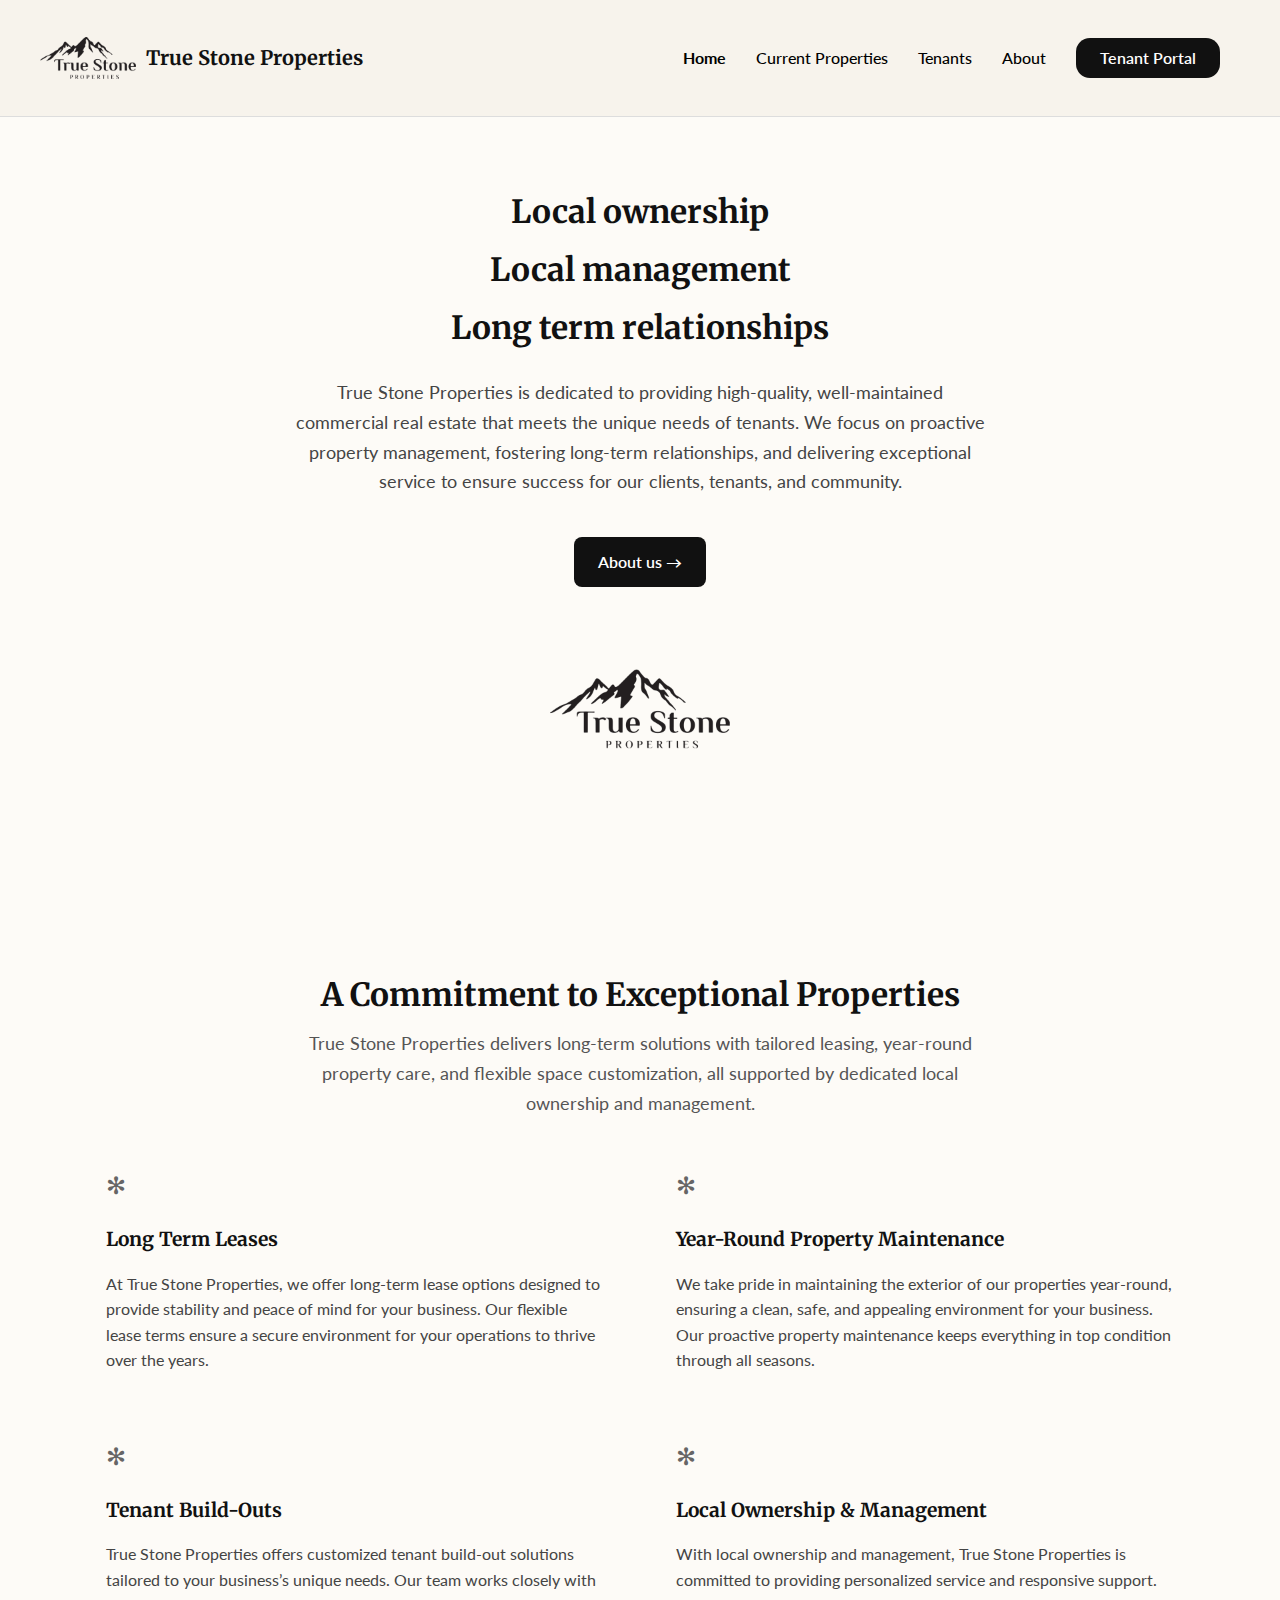
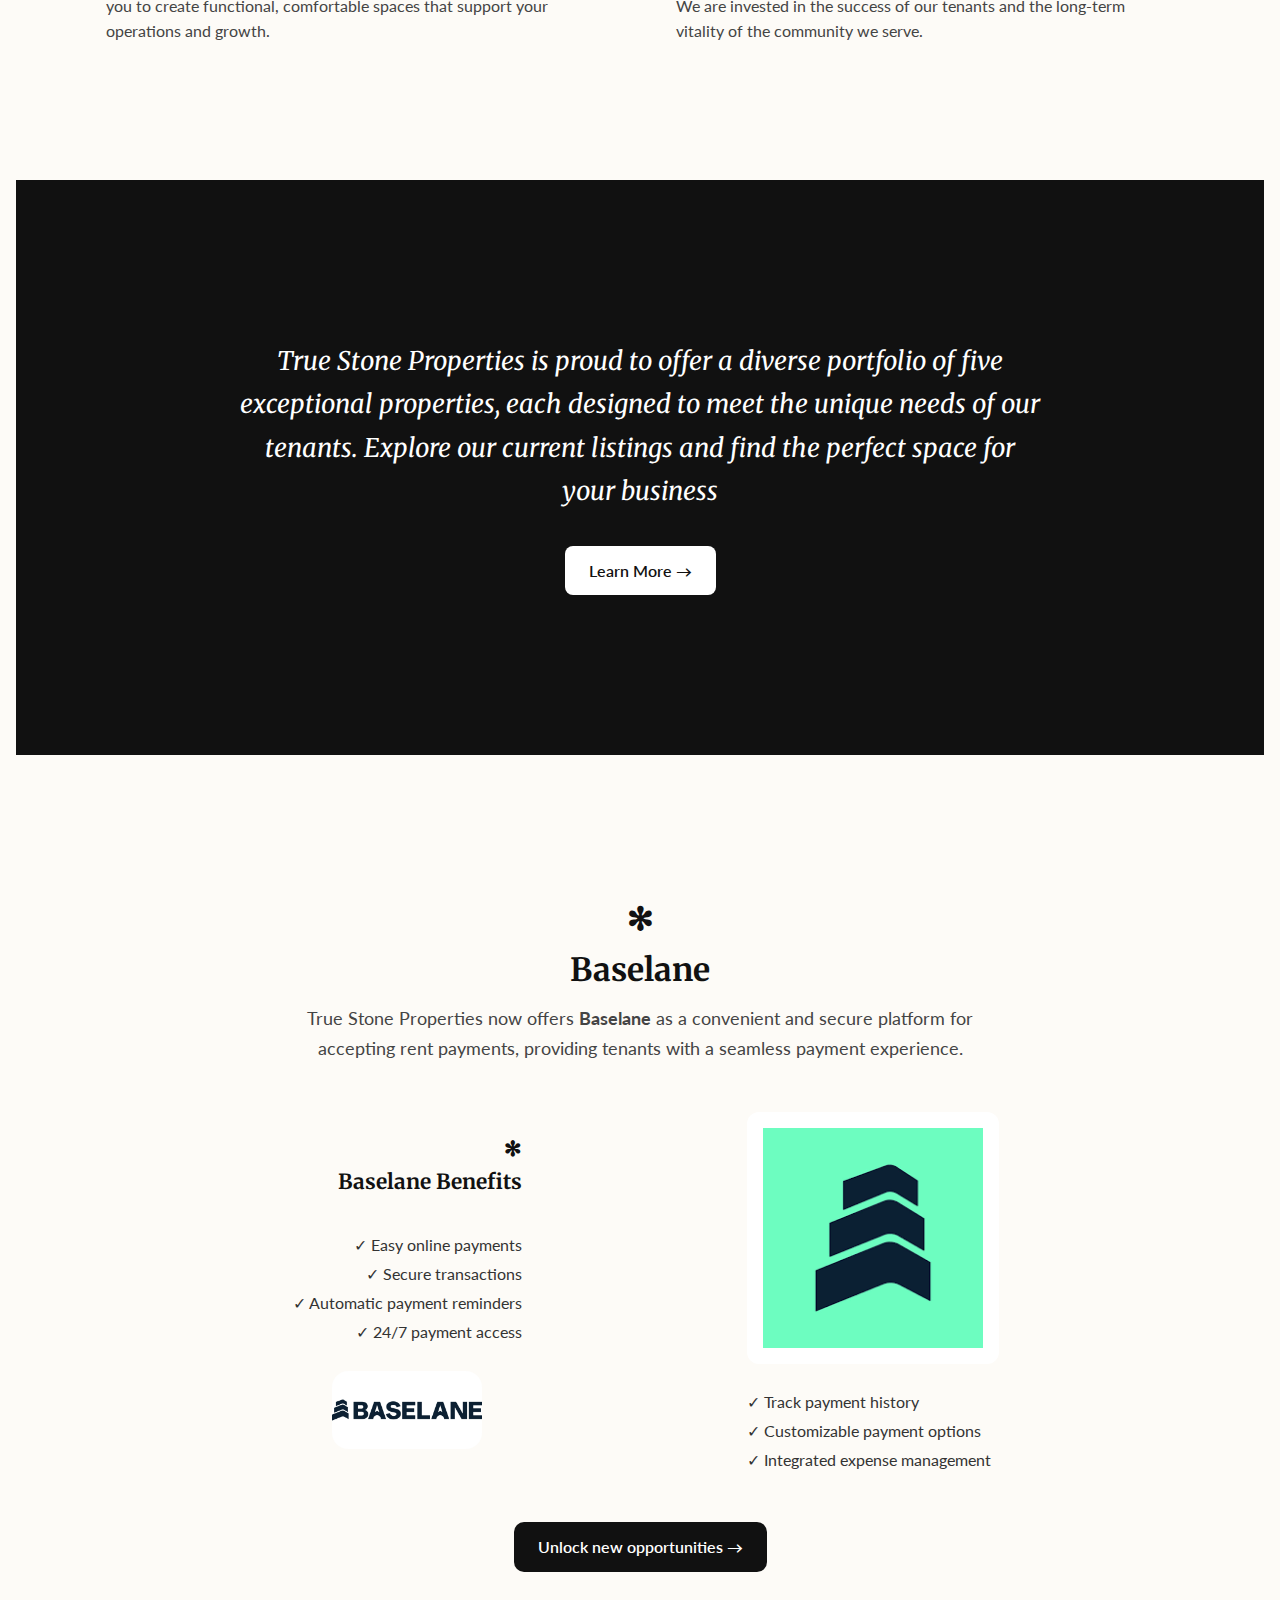
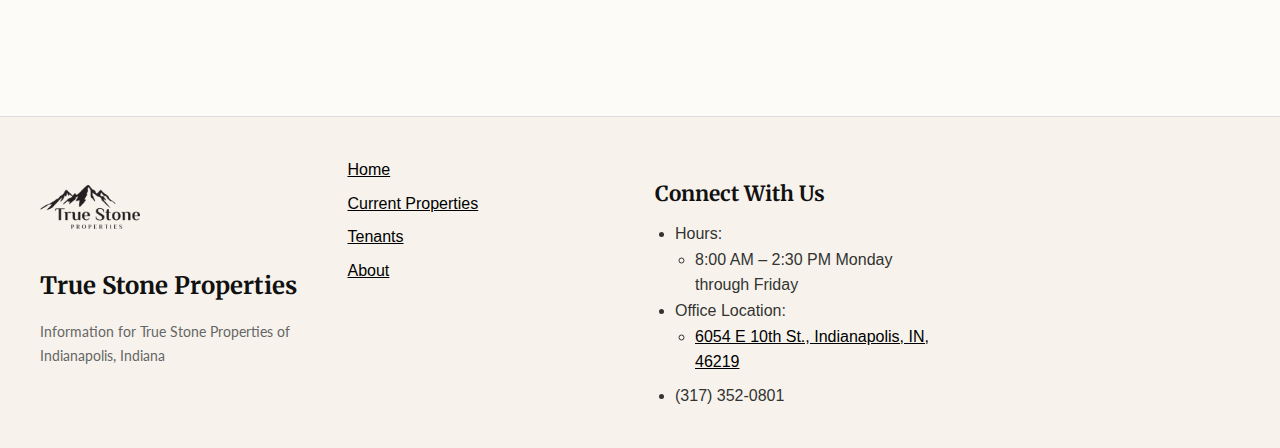
<file: index.html>
<!-- index.html -->
<!DOCTYPE html>
<html lang="en">
<head>
  <meta charset="UTF-8" />
  <meta name="viewport" content="width=device-width, initial-scale=1.0" />
  <title>TSProp - Home</title>

  <!-- ✅ Google Fonts -->
  <link href="https://fonts.googleapis.com/css2?family=Lato:wght@400;700&family=Merriweather:wght@400;700&display=swap" rel="stylesheet">

  <!-- ✅ Styles -->
  <link rel="stylesheet" href="styles.css" />
</head>

<body>
  <!-- ✅ Page Wrapper -->
  <div class="page">
    <div id="header"></div>

    <main class="home-hero">
    
      <section class="hero-content">
        <div class="slogan">
          <h2>Local ownership</h2>
          <h2>Local management</h2>
          <h2>Long term relationships</h2>
        </div>
    
        <p class="description">
          True Stone Properties is dedicated to providing high-quality, well-maintained commercial real estate that meets the unique needs of tenants. We focus on proactive property management, fostering long-term relationships, and delivering exceptional service to ensure success for our clients, tenants, and community.
        </p>
    
        <a href="about.html" class="about-button">About us →</a>

        <img src="Pictures/TSP_Logo.png" alt="True Stone Properties Logo" class="home-logo">

      </section>

      <section class="features-section">
        <h2 class="features-title">A Commitment to Exceptional Properties</h2>
        <p class="features-subtitle">
          True Stone Properties delivers long-term solutions with tailored leasing, year-round property care, and flexible space customization, all supported by dedicated local ownership and management.
        </p>
      
        <div class="features-grid">
          <div class="feature">
            <div class="icon">✻</div>
            <h3>Long Term Leases</h3>
            <p>At True Stone Properties, we offer long-term lease options designed to provide stability and peace of mind for your business. Our flexible lease terms ensure a secure environment for your operations to thrive over the years.</p>
          </div>
      
          <div class="feature">
            <div class="icon">✻</div>
            <h3>Year-Round Property Maintenance</h3>
            <p>We take pride in maintaining the exterior of our properties year-round, ensuring a clean, safe, and appealing environment for your business. Our proactive property maintenance keeps everything in top condition through all seasons.</p>
          </div>
      
          <div class="feature">
            <div class="icon">✻</div>
            <h3>Tenant Build-Outs</h3>
            <p>True Stone Properties offers customized tenant build-out solutions tailored to your business’s unique needs. Our team works closely with you to create functional, comfortable spaces that support your operations and growth.</p>
          </div>
      
          <div class="feature">
            <div class="icon">✻</div>
            <h3>Local Ownership & Management</h3>
            <p>With local ownership and management, True Stone Properties is committed to providing personalized service and responsive support. We are invested in the success of our tenants and the long-term vitality of the community we serve.</p>
          </div>
        </div>
      </section>

      <section class="cta-section">
        <p class="cta-text">
          <em>
            True Stone Properties is proud to offer a diverse portfolio of five exceptional properties, each designed to meet the unique needs of our tenants. Explore our current listings and find the perfect space for your business
          </em>
        </p>
        <a href="properties.html" class="cta-button">Learn More →</a>
      </section>
      
      <section class="baselane-section">
        <h2 class="baselane-heading">✻<br>Baselane</h2>
        <p class="baselane-subtitle">
          True Stone Properties now offers <strong>Baselane</strong> as a convenient and secure platform for accepting rent payments, providing tenants with a seamless payment experience.
        </p>
      
        <div class="baselane-grid">
          <!-- Left Column -->
          <div class="baselane-left">
            <h3 class="baselane-benefits-title">✻<br>Baselane Benefits</h3>
            <ul class="baselane-benefits">
              <li>✓ Easy online payments</li>
              <li>✓ Secure transactions</li>
              <li>✓ Automatic payment reminders</li>
              <li>✓ 24/7 payment access</li>
            </ul>
            <img src="Pictures/baselane2.png" alt="Baselane Icon" class="baselane-icon">
          </div>
      
          <!-- Right Column -->
          <div class="baselane-right">
            <img src="Pictures/baselane1.png" alt="Baselane Logo" class="baselane-logo">
            <ul class="baselane-benefits">
              <li>✓ Track payment history</li>
              <li>✓ Customizable payment options</li>
              <li>✓ Integrated expense management</li>
            </ul>
          </div>
        </div> <!-- ✅ end of .baselane-grid -->
      
        <!-- ✅ Button BELOW the grid -->
        <div class="baselane-button-wrapper">
          <a href="https://www.baselane.com/" target="_blank" class="baselane-button">
            Unlock new opportunities →
          </a>
        </div>
      </section>
      
    </main>

    <div id="footer"></div>
  </div>

  <!-- ✅ Script (placed after page content) -->
  <script src="script.js"></script>
</body>
</html>
</file>
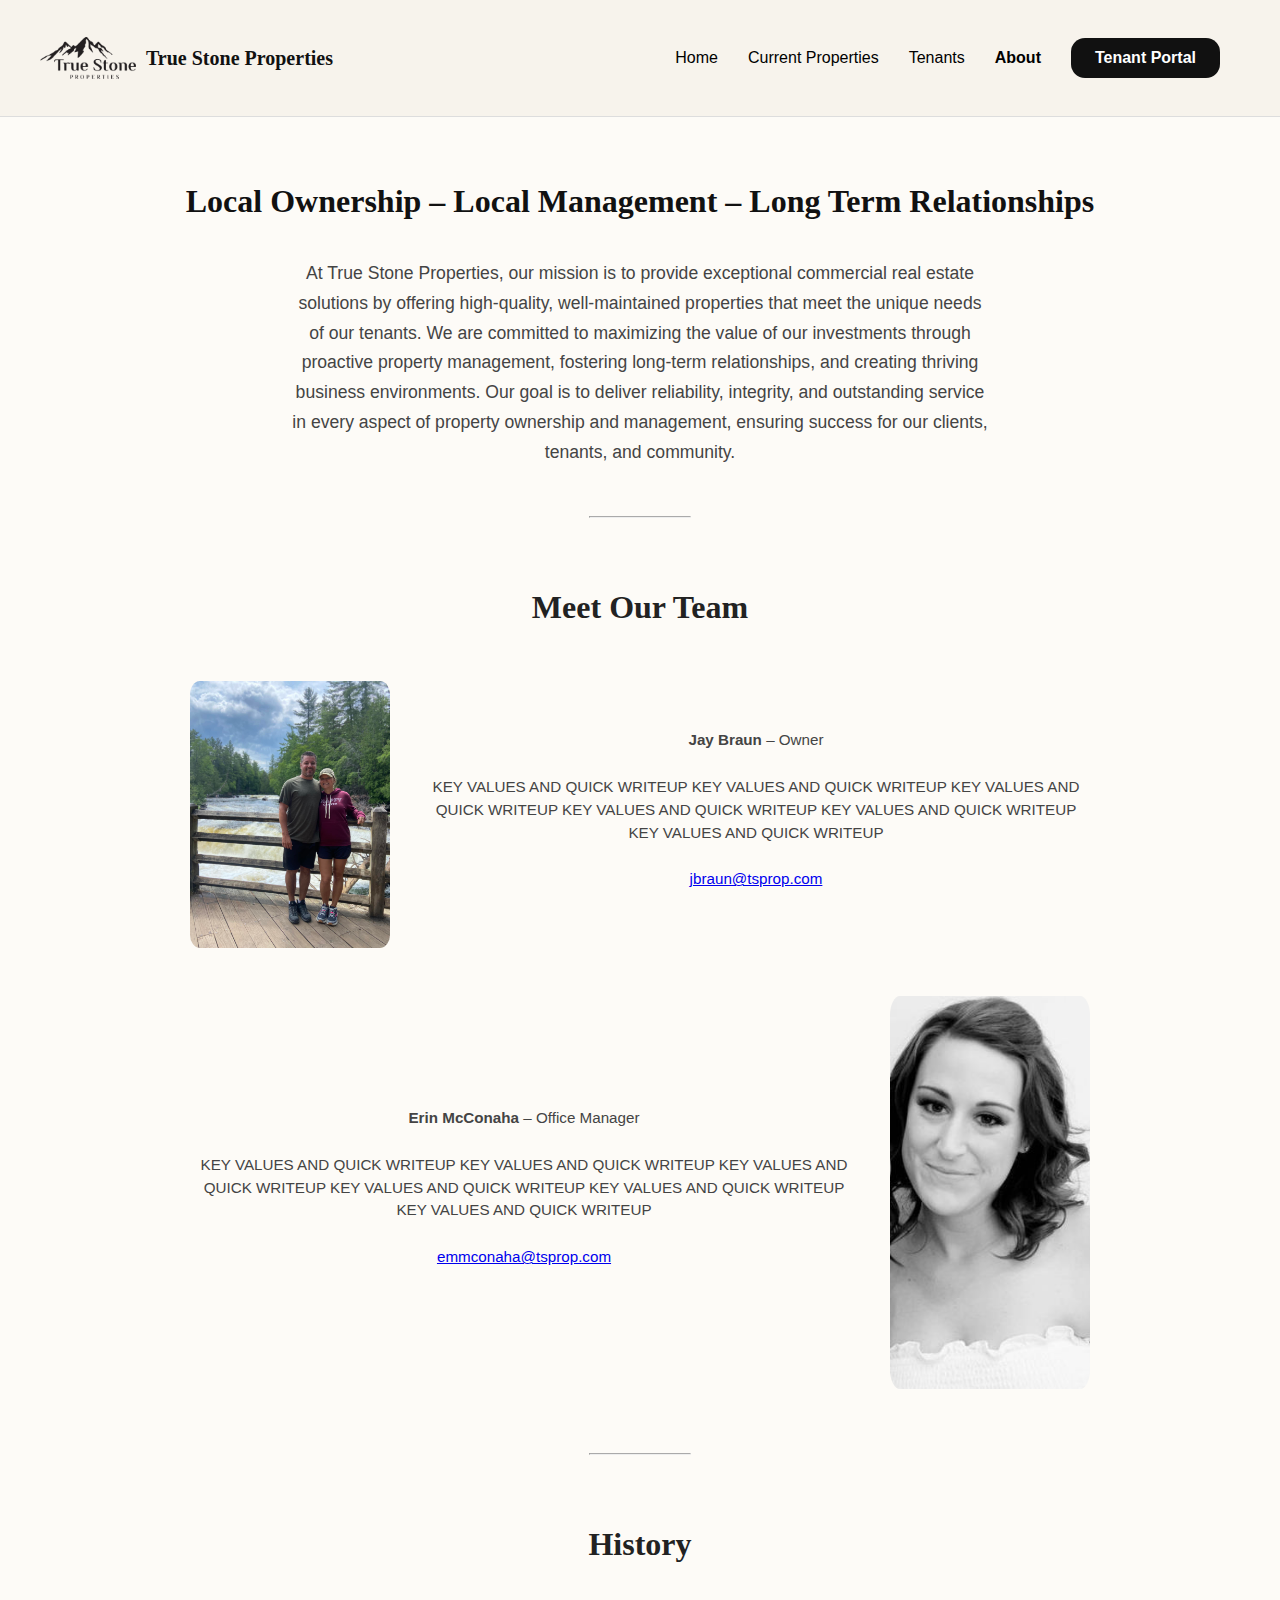
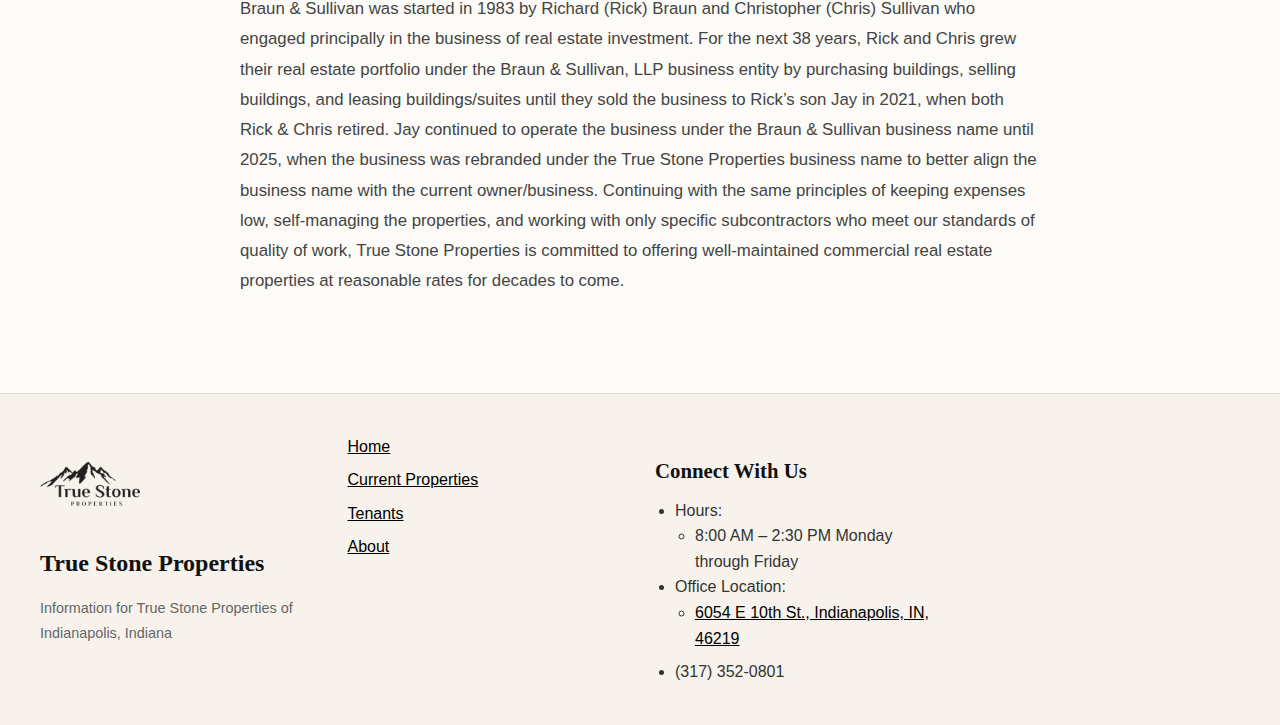
<file: about.html>
<!DOCTYPE html>
<html lang="en">
<head>
  <meta charset="UTF-8" />
  <meta name="viewport" content="width=device-width, initial-scale=1.0" />
  <title>About - True Stone Properties</title>
  <link rel="stylesheet" href="styles.css" />
</head>

<body>
  <div class="page">
    <div id="header"></div>

    <main class="tenants-section">

      <h2 class="mission-header">
        Local Ownership&nbsp;&ndash;&nbsp;<wbr>
        Local Management&nbsp;&ndash;&nbsp;<wbr>
        Long Term Relationships
      </h2>
      
      <section class="description">
        <p>
            At True Stone Properties, our mission is to provide exceptional commercial real estate solutions by offering high-quality, well-maintained properties that meet the unique needs of our tenants. We are committed to maximizing the value of our investments through proactive property management, fostering long-term relationships, and creating thriving business environments. Our goal is to deliver reliability, integrity, and outstanding service in every aspect of property ownership and management, ensuring success for our clients, tenants, and community. 
        </p>
      </section>
      

      <hr class="divider" />

      <section class="team-section">
        <h2 class="centered-title">Meet Our Team</h2>

        <div class="team-member">
          <img src="Pictures/jay.png" alt="Jay Braun" class="team-photo" />
          <div>
            <p><strong>Jay Braun</strong> – Owner</p>
            <p>
              KEY VALUES AND QUICK WRITEUP KEY VALUES AND QUICK WRITEUP KEY VALUES AND QUICK WRITEUP KEY VALUES AND QUICK WRITEUP KEY VALUES AND QUICK WRITEUP KEY VALUES AND QUICK WRITEUP
            </p>
            <p><a href="mailto:jbraun@tsprop.com">jbraun@tsprop.com</a></p>
          </div>
        </div>
        
        <div class="team-member reverse">
          <img src="Pictures/erin.png" alt="Erin McConaha" class="team-photo" />
          <div>
            <p><strong>Erin McConaha</strong> – Office Manager</p>
            <p>
              KEY VALUES AND QUICK WRITEUP KEY VALUES AND QUICK WRITEUP KEY VALUES AND QUICK WRITEUP KEY VALUES AND QUICK WRITEUP KEY VALUES AND QUICK WRITEUP KEY VALUES AND QUICK WRITEUP
            </p>
            <p><a href="mailto:emmconaha@tsprop.com">emmconaha@tsprop.com</a></p>
          </div>
        </div>
        
        
      </section>

      <hr class="divider" />

<section class="history-section">
  <h2 class="centered-title">History</h2>
  <p>
    Braun & Sullivan was started in 1983 by Richard (Rick) Braun and Christopher (Chris) Sullivan who engaged principally in the business of real estate investment. For the next 38 years, Rick and Chris grew their real estate portfolio under the Braun & Sullivan, LLP business entity by purchasing buildings, selling buildings, and leasing buildings/suites until they sold the business to Rick’s son Jay in 2021, when both Rick & Chris retired. Jay continued to operate the business under the Braun & Sullivan business name until 2025, when the business was rebranded under the True Stone Properties business name to better align the business name with the current owner/business. Continuing with the same principles of keeping expenses low, self-managing the properties, and working with only specific subcontractors who meet our standards of quality of work, True Stone Properties is committed to offering well-maintained commercial real estate properties at reasonable rates for decades to come.
  </p>
</section>

    </main>

    <div id="footer"></div>
  </div>

  <script src="script.js"></script>
</body>
</html>
</file>
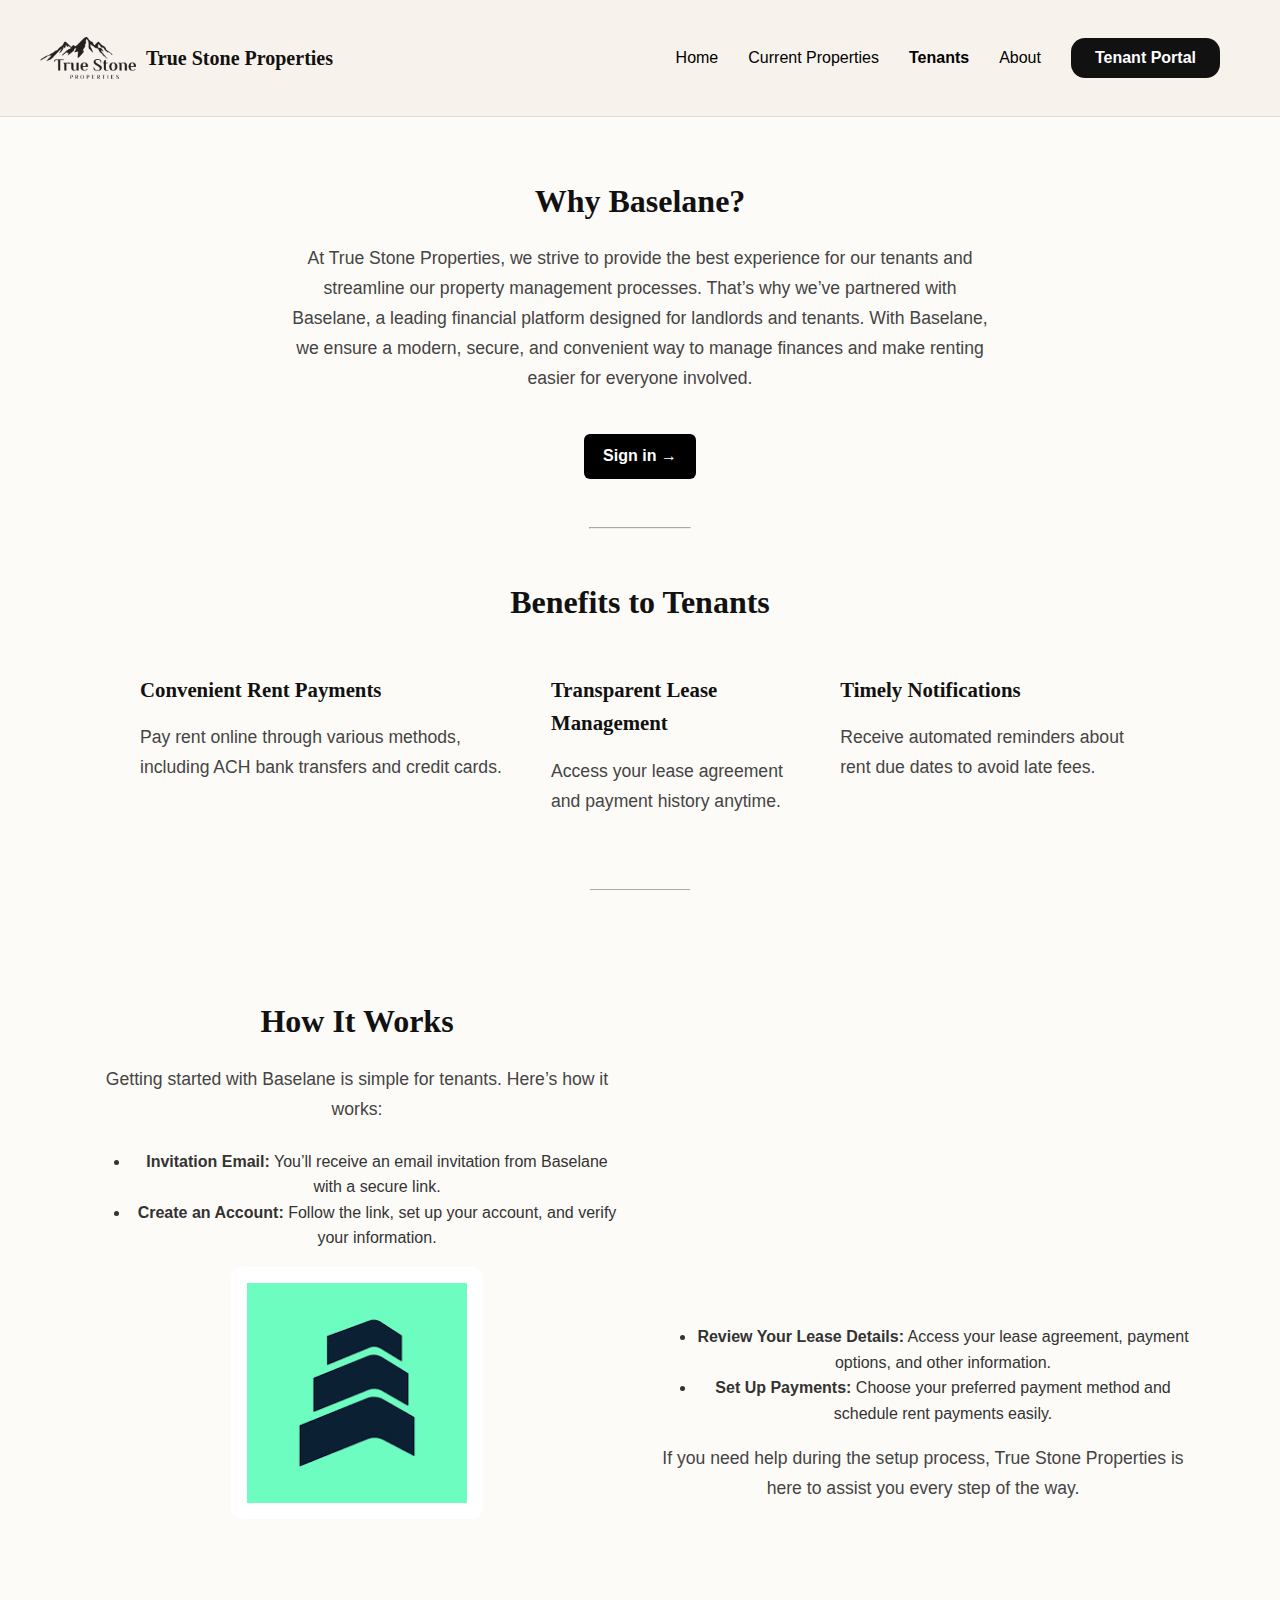
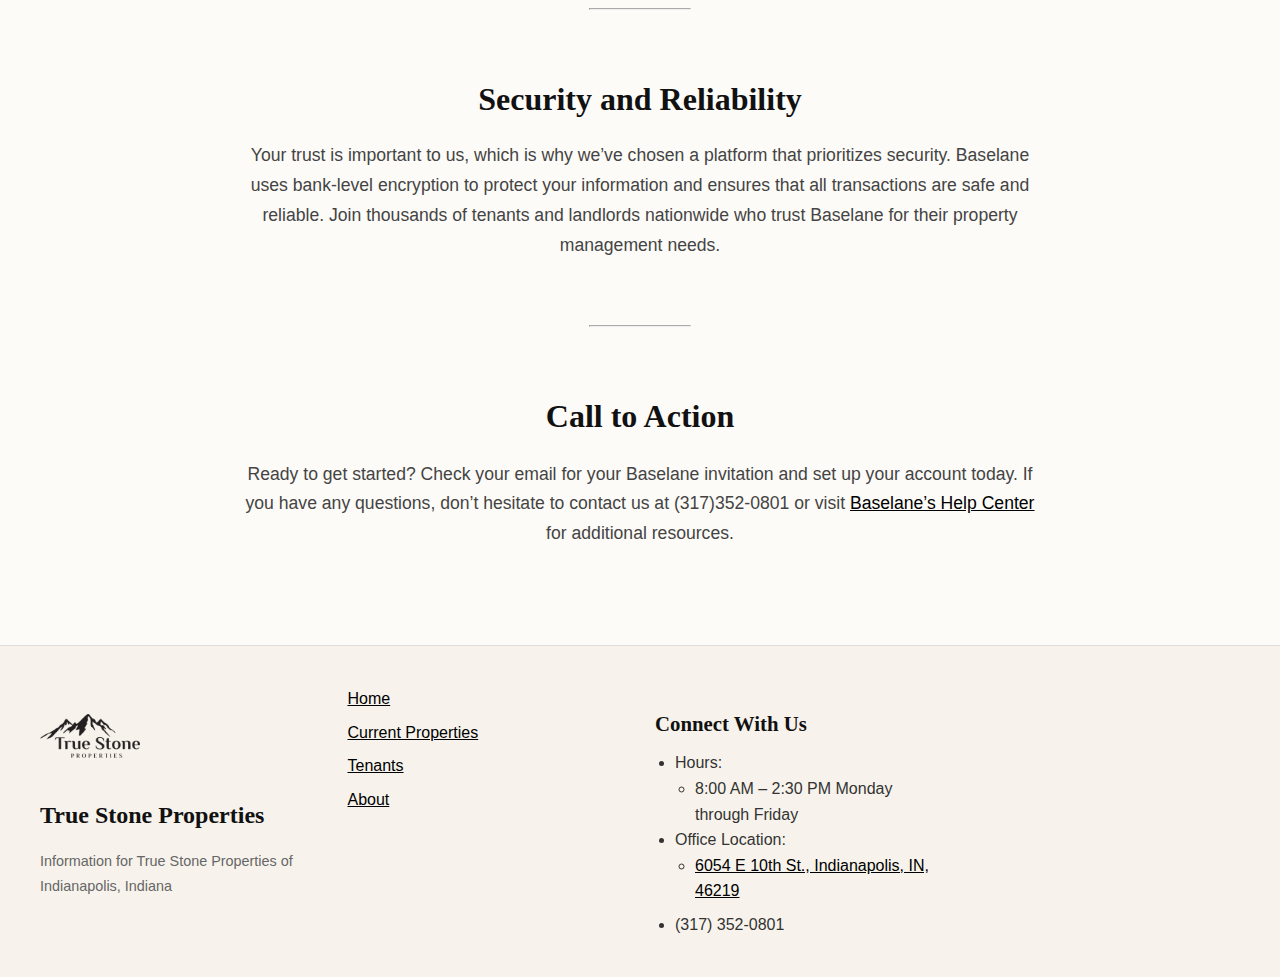
<file: tenants.html>
<!DOCTYPE html>
<html lang="en">
<head>
  <meta charset="UTF-8" />
  <meta name="viewport" content="width=device-width, initial-scale=1.0" />
  <title>Tenants - True Stone Properties</title>
  <link rel="stylesheet" href="styles.css" />
</head>

<body>
  <div class="page">
    <div id="header"></div>

    <main class="tenants-section">

      <section class="why-baselane">
        <h2>Why Baselane?</h2>
        <p>
          At True Stone Properties, we strive to provide the best experience for our tenants and streamline our
          property management processes. That’s why we’ve partnered with Baselane, a leading financial platform
          designed for landlords and tenants. With Baselane, we ensure a modern, secure, and convenient way to
          manage finances and make renting easier for everyone involved.
        </p>
        <a class="button" href="https://www.baselane.com" target="_blank">Sign in →</a>
      </section>

      <hr class="divider" />

      <section class="tenant-benefits">
        <h2>Benefits to Tenants</h2>
        <div class="benefit-grid">
          <div class="benefit">
            <h3>Convenient Rent Payments</h3>
            <p>Pay rent online through various methods, including ACH bank transfers and credit cards.</p>
          </div>
          <div class="benefit">
            <h3>Transparent Lease Management</h3>
            <p>Access your lease agreement and payment history anytime.</p>
          </div>
          <div class="benefit">
            <h3>Timely Notifications</h3>
            <p>Receive automated reminders about rent due dates to avoid late fees.</p>
          </div>
        </div>
      </section>

      <div class="divider"></div>

      <section class="how-it-works">
        <div class="how-grid">
          <div class="how-left">
            <h2>How It Works</h2>
            <p>Getting started with Baselane is simple for tenants. Here’s how it works:</p>
            <ul>
              <li><strong>Invitation Email:</strong> You’ll receive an email invitation from Baselane with a secure link.</li>
              <li><strong>Create an Account:</strong> Follow the link, set up your account, and verify your information.</li>
            </ul>
            <img src="Pictures/baselane1.png" alt="Baselane logo" class="baselane-logo" />
          </div>
          <div class="how-right">
            <iframe width="100%" height="315" src="https://www.youtube.com/embed/f-EknKFzyPE"
                    title="Baselane Tenant Portal Overview" frameborder="0"
                    allow="accelerometer; autoplay; clipboard-write; encrypted-media; gyroscope; picture-in-picture"
                    allowfullscreen></iframe>
            <ul>
              <li><strong>Review Your Lease Details:</strong> Access your lease agreement, payment options, and other information.</li>
              <li><strong>Set Up Payments:</strong> Choose your preferred payment method and schedule rent payments easily.</li>
            </ul>
            <p>If you need help during the setup process, True Stone Properties is here to assist you every step of the way.</p>
          </div>
        </div>
      </section>

      <hr class="divider" />

      <section class="security-section">
        <h2>Security and Reliability</h2>
        <p>
          Your trust is important to us, which is why we’ve chosen a platform that prioritizes security.
          Baselane uses bank-level encryption to protect your information and ensures that all transactions
          are safe and reliable. Join thousands of tenants and landlords nationwide who trust Baselane for
          their property management needs.
        </p>
      </section>

      <hr class="divider" />

      <section class="call-to-action">
        <h2>Call to Action</h2>
        <p>
          Ready to get started? Check your email for your Baselane invitation and set up your account today.
          If you have any questions, don’t hesitate to contact us at (317)352-0801 or visit
          <a href="https://help.baselane.com/" target="_blank">Baselane’s Help Center</a> for additional resources.
        </p>
      </section>
    </main>

    <div id="footer"></div>
  </div>

  <script src="script.js"></script>
</body>
</html>
</file>
<file: styles.css>
/* ---------------------------
   Font and Typography
---------------------------- */

body {
  font-family: 'Lato', sans-serif;
  background: #fdfbf7; /* ✅ Light cream */
  color: #333;
  line-height: 1.6;
  margin: 0;
}

html {
  font-size: 16px;
}

@media (max-width: 768px) {
  html {
    font-size: 15px;
  }
}

h1, h2, h3, .brand-name {
  font-family: 'Merriweather', serif;
  font-weight: 700;
  color: #111;
}

/* Container Utility */
.container {
  max-width: 1200px;
  margin: 0 auto;
  padding: 1rem;
}

/* ---------------------------
   Global Heading & Paragraph Styles
---------------------------- */

h2 {
  font-size: 2rem;
  font-family: 'Merriweather', serif;
  font-weight: 700;
  margin-bottom: 0.5rem;
  color: #111;
}

h3 {
  font-size: 1.3rem;
  font-family: 'Merriweather', serif;
  font-weight: 700;
  margin-bottom: 0.5rem;
  color: #111;
}

p {
  font-family: 'Lato', sans-serif;
  font-size: 1.1rem;
  line-height: 1.7;
  color: #444;
  margin-bottom: 1.5rem;
}

section {
  margin-bottom: 3rem;
}


/* ---------------------------
   Header Layout
---------------------------- */

.site-header {
  background-color: #f7f3ec;  /* ✅ Matches footer */
  border-bottom: 1px solid #ddd;
  padding: 10px 0;
}


.header-container {
  display: flex;
  justify-content: space-between;
  align-items: center;
  max-width: 1200px;
  margin: 0 auto;
  padding: 0 2rem;
  flex-wrap: wrap;
  position: relative;
}

.logo {
  height: 96px;
  width: auto;
}

.brand-name {
  margin-left: 10px;
  font-size: 1.25rem;
  white-space: nowrap;
}

/* Hamburger Menu Button */
.menu-toggle {
  display: none;
  background-color: #111;
  color: white;
  border: none;
  padding: 10px 14px;
  font-size: 1.5rem;
  border-radius: 6px;
  cursor: pointer;
  z-index: 1000;
  position: absolute;
  top: 10px;
  right: 20px;
}

/* Navigation Links */
.nav-links {
  display: flex;
  align-items: center;
  gap: 30px;
  margin-right: 20px;
}

.nav-links a:not(.portal-button) {
  text-decoration: none;
  color: #000;
  font-weight: 500;
}

.nav-links a:not(.portal-button):hover {
  text-decoration: underline;
}

.portal-button {
  background-color: #111;
  color: white;
  padding: 12px 24px;
  border-radius: 14px;
  text-decoration: none;
  font-weight: 600;
  display: inline-block;
  transition: background-color 0.3s ease;
  font-size: 1rem;
  line-height: 1;
}

.portal-button:hover {
  background-color: #333;
}

/* Bold Active Nav */
.nav-link.active {
  font-weight: bold !important;
  color: #000 !important;
}



/* ---------------------------
   Mobile Layout
---------------------------- */

@media (max-width: 768px) {
  .menu-toggle {
    display: block;
  }

  .nav-links {
    display: none;
    flex-direction: column;
    width: 100%;
    margin-top: 60px;
    padding: 0 1rem;
    align-items: center;
  }

  .nav-links.show {
    display: flex;
  }

  .nav-links a {
    padding: 12px 0;
  }

  .portal-button {
    background-color: #111;
    color: white;
    padding: 16px 32px;
    border-radius: 24px;
    text-decoration: none;
    font-weight: 600;
    display: inline-block;
    transition: background-color 0.3s ease;
    font-size: 1.1rem;
    line-height: 1.2;
    min-width: 200px;
    text-align: center;
  }
}

/* ---------------------------
   Footer Styles
---------------------------- */

.site-footer {
  background-color: #f7f3ec; /* ✅ Slightly darker cream */
  padding: 40px 20px;
  font-family: 'Segoe UI', Tahoma, Geneva, Verdana, sans-serif;
  border-top: 1px solid #ddd;
}

.footer-container {
  display: flex;
  flex-wrap: wrap;
  justify-content: space-between;
  align-items: flex-start;
  gap: 30px;
  max-width: 1200px;
  margin: 0 auto;
}

.footer-column {
  flex: 1 1 220px;
  min-width: 200px;
}

.footer-logo {
  width: 100px;
  height: auto;
  display: block;
  margin-bottom: 10px;
}

.footer-brand {
  font-size: 1.5rem;
  margin: 0;
  font-weight: bold;
}

.footer-info {
  color: #666;
  font-size: 0.9rem;
}

.footer-column a {
  display: block;
  margin-bottom: 8px;
  color: #000;
  text-decoration: underline;
  font-weight: 500;
}

.footer-column h3 {
  margin-bottom: 10px;
}

.footer-column ul {
  padding-left: 20px;
  margin: 0;
  list-style-type: disc;
}

.footer-column ul ul {
  list-style-type: circle;
  padding-left: 20px;
}

.footer-map iframe {
  width: 100%;
  max-width: 300px;
  height: 200px;
  border: 0;
}

/* Mobile Responsiveness */
@media (max-width: 768px) {
  .footer-container {
    flex-direction: column;
    align-items: center;
    text-align: center;
    gap: 10px;
    padding: 20px 10px;
  }

  .footer-column {
    width: 100%;
    margin-bottom: 10px;
  }

  .footer-column:first-child {
    display: flex;
    flex-direction: column;
    align-items: center;
    text-align: center;
  }

  .footer-logo {
    width: 100px;
    display: block;
    margin: 0 auto 10px auto;
  }

  .footer-brand {
    font-size: 1.5rem;
    margin: 5px 0;
    font-weight: bold;
  }

  .footer-info {
    font-size: 0.9rem;
    color: #666;
    margin-bottom: 10px;
  }

  .footer-column:nth-child(2) a {
    margin-bottom: 4px;
  }

  .footer-column h3 {
    margin-bottom: 6px;
  }

  .footer-column ul,
  .footer-column li {
    list-style-position: inside;
    padding-left: 0;
    margin-left: 0;
  }

  .footer-column ul ul {
    padding-left: 15px;
    list-style-position: inside;
  }

  .footer-map iframe {
    max-width: 90vw;
    height: 160px;
    border: 0;
  }
}

/* ---------------------------
   Home Page Styles
---------------------------- */

.home-hero {
  padding: 2rem 1rem;
}

.home-title {
  font-size: 2rem;
  font-family: 'Merriweather', serif;
  font-weight: bold;
  color: #222;
  margin-left: 15vw;
  margin-bottom: 1rem;
}

.hero-content {
  text-align: center;
  padding: 2rem 1rem;
}

.slogan h2 {
  font-size: 2rem;
  font-family: 'Merriweather', serif;
  margin: 0.2em 0;
}

.description {
  max-width: 700px;
  margin: 1.5rem auto;
  font-size: 1.1rem;
  line-height: 1.7;
  color: #444;
}

.about-button {
  display: inline-block;
  background-color: #111;
  color: white;
  padding: 12px 24px;
  border-radius: 8px;
  text-decoration: none;
  font-weight: 600;
  margin-top: 1rem;
  transition: background-color 0.3s ease;
}

.about-button:hover {
  background-color: #333;
}

.home-logo {
  margin-top: 2rem;
  max-width: 180px;
  height: auto;
  display: block;
  margin-left: auto;
  margin-right: auto;
}

/* ---------------------------
   Features Section
---------------------------- */

.features-section {
  padding: 4rem 1rem;
  background-color: #fdfbf7; /* ✅ match the page background */
  text-align: center;
}


.features-title {
  font-family: 'Merriweather', serif;
  font-size: 2rem;
  margin-bottom: 0.5rem;
}

.features-subtitle {
  max-width: 700px;
  margin: 0 auto 3rem auto;
  font-size: 1.1rem;
  color: #555;
}

.features-grid {
  display: grid;
  grid-template-columns: repeat(2, 1fr);
  gap: 2.5rem;
  max-width: 1100px;
  margin: 0 auto;
  text-align: left;
}

@media (max-width: 768px) {
  .features-grid {
    grid-template-columns: 1fr;
  }
}

.feature {
  padding: 0 1rem;
}

.feature .icon {
  font-size: 1.5rem;
  color: #666;
  margin-bottom: 0.5rem;
}

.feature h3 {
  font-size: 1.2rem;
  font-weight: bold;
  margin-bottom: 0.5rem;
}

.feature p {
  font-size: 1rem;
  line-height: 1.6;
  color: #444;
}

/* ---------------------------
   CTA Section
---------------------------- */

.cta-section {
  background-color: #111;
  color: #f1f1f1;
  padding: 10rem 2rem;
  text-align: center;
}

.cta-text {
  font-family: 'Merriweather', serif;
  font-size: 1.6rem;
  max-width: 800px;
  margin: 0 auto 2rem auto;
  line-height: 1.7;
}

.cta-button {
  background-color: #fff;
  color: #111;
  padding: 12px 24px;
  border-radius: 8px;
  font-weight: 600;
  font-size: 1rem;
  text-decoration: none;
  transition: background-color 0.3s ease, color 0.3s ease;
  display: inline-block;
}

.cta-button:hover {
  background-color: #ddd;
  color: #000;
}

.cta-section p {
  color: #fff;
}

/* ---------------------------
   Baselane Section
---------------------------- */

.baselane-section {
  padding: 4rem 1rem;
  background-color: #fdfbf7;
  text-align: center;
}

.baselane-heading {
  font-family: 'Merriweather', serif;
  font-size: 2rem;
  margin-bottom: 0.5rem;
}

.baselane-subtitle {
  max-width: 700px;
  margin: 0 auto 3rem auto;
  font-size: 1.1rem;
  color: #444;
}

.baselane-grid {
  display: grid;
  grid-template-columns: repeat(auto-fit, minmax(300px, 1fr));
  gap: 2.5rem 2rem;
  max-width: 900px;
  margin: 0 auto;
  align-items: flex-start;
  text-align: left;
}

.baselane-left,
.baselane-right {
  display: flex;
  flex-direction: column;
  gap: 1.5rem;
  align-items: flex-start;
  max-width: 300px;
  margin: 0 auto;
}

.baselane-left {
  align-items: flex-end;
  text-align: right;
}

.baselane-right {
  align-items: flex-start;
  text-align: left;
}

.baselane-benefits-title {
  font-family: 'Merriweather', serif;
  font-size: 1.3rem;
}

.baselane-benefits {
  list-style: none;
  padding-left: 0;
  margin: 0;
  font-size: 1rem;
  color: #333;
  line-height: 1.8;
}

.baselane-icon {
  max-width: 150px;
  border-radius: 16px;
  align-self: center;
}

.baselane-logo {
  max-width: 180px;
  border-radius: 12px;
  background: white;
  padding: 1rem;
  align-self: center;
}

.baselane-button-wrapper {
  margin-top: 3rem;
  text-align: center;
}

.baselane-button {
  background-color: #111;
  color: white;
  padding: 12px 24px;
  border-radius: 10px;
  font-weight: 600;
  text-decoration: none;
  transition: background-color 0.3s ease;
  display: inline-block;
}

.baselane-button:hover {
  background-color: #333;
}

.current-properties {
  max-width: 800px;
  margin: 0 auto;
  padding: 3rem 1.5rem;
  font-family: 'Lato', sans-serif;
}

.page-title {
  font-size: 2.5rem;
  text-align: center;
  margin-bottom: 2rem;
  font-family: 'Merriweather', serif;
}

.intro-text p {
  font-size: 1.125rem;
  line-height: 1.6;
  margin-bottom: 1.5rem;
  text-align: center;
}

.property-group {
  margin-top: 3rem;
  padding: 1rem;
  max-width: 800px;
  margin-left: auto;
  margin-right: auto;
}

.property-title {
  font-size: 1.75rem;
  margin-bottom: 0.5rem;
  font-family: 'Merriweather', serif;
  text-align: center;
}

.property-address-note {
  font-size: 1.125rem;
  text-align: center;
  margin-bottom: 1rem;
}

.tenant-list {
  list-style-type: disc;
  padding-left: 2rem;
  font-size: 1.05rem;
  line-height: 1.6;
}

.property-group:last-of-type .property-title {
  border-top: 2px solid #999;
  padding-top: 1rem;
  margin-top: 3rem;
  color: #444;
}

.slide {
  opacity: 0;
  transition: opacity 0.5s ease-in-out;
  width: 100%;
  max-height: 500px;
  object-fit: cover;
  position: absolute;
  top: 0;
  left: 0;
  border-radius: 8px;
  box-shadow: 0 2px 8px rgba(0,0,0,0.2);
    -webkit-user-select: none; /* Chrome/Safari */
    -moz-user-select: none;    /* Firefox */
    user-select: none;         /* Standard */
  
}

.slideshow-container {
  position: relative;
  max-width: 700px;
  height: 500px; /* ensures smooth transitions with absolute slides */
  margin: 2rem auto;
  overflow: hidden;
}

.slide.active {
  opacity: 1;
  z-index: 1;
}

button.prev,
button.next {
  position: absolute;
  top: 50%;
  transform: translateY(-50%);
  font-size: 2rem;
  background: rgba(255,255,255,0.7);
  border: none;
  cursor: pointer;
  padding: 0.25rem 0.75rem;
  border-radius: 50%;
  user-select: none;
  z-index: 1;
}

.prev { left: 10px; }
.next { right: 10px; }

/* ---------------------------
   Tenants Section
---------------------------- */

.tenants-section {
  text-align: center;
  padding: 2rem 1rem;
}

.page-title.left-align {
  text-align: left;
  margin-left: 1rem;
}

.tenants-title {
  font-size: 2rem;
  font-family: 'Merriweather', serif;
  font-weight: bold;
  color: #222;
  margin-left: 15vw;
  margin-bottom: 1rem;
  text-align: left;
}

@media (min-width: 768px) {
  .page-title.left-align {
    margin-left: 2rem;
  }
}

.spacer {
  height: 4rem;
}

.why-baselane {
  max-width: 700px;
  margin: 0 auto;
}

.why-baselane .button {
  margin-top: 1rem;
  padding: 0.6rem 1.2rem;
  font-weight: 600;
  background: black;
  color: white;
  text-decoration: none;
  border-radius: 6px;
  display: inline-block;
}

.divider {
  margin: 3rem auto;
  width: 100px;
  border-top: 1px solid #aaa;
}

.tenant-benefits {
  max-width: 1000px;
  margin: 0 auto;
}

.benefit-grid {
  display: flex;
  flex-direction: column;
  gap: 2rem;
  margin-top: 1.5rem;
}

.benefit h3 {
  font-weight: 700;
}

.how-it-works {
  max-width: 1100px;
  margin: 4rem auto;
  padding: 1rem;
}

.how-grid {
  display: flex;
  flex-direction: column;
  gap: 2rem;
}

.how-left, .how-right {
  flex: 1;
}

.baselane-logo {
  max-width: 220px; /* increased from 180px */
  border-radius: 12px;
  background: white;
  padding: 1rem;
  align-self: center;
}


.how-right iframe {
  border-radius: 8px;
  margin-bottom: 1rem;
}

.security-section {
  max-width: 800px;
  margin: 4rem auto;
  text-align: center;
  padding: 0 1rem;
}

.security-section p {
  margin-top: 1rem;
}

.call-to-action {
  max-width: 800px;
  margin: 4rem auto;
  text-align: center;
  padding: 0 1rem;
}

.call-to-action a {
  color: #000;
  text-decoration: underline;
}

@media (min-width: 768px) {
  .benefit-grid {
    flex-direction: row;
    justify-content: space-between;
    text-align: left;
  }

  .how-grid {
    flex-direction: row;
    align-items: flex-start;
  }
}

/* Align tenant title like Home page */
.home-title {
  font-size: 2rem;
  font-family: 'Merriweather', serif;
  font-weight: bold;
  color: #222;
  margin-left: 15vw;
  margin-bottom: 1rem;
}

/* Optional: match heading sizes globally */
h2 {
  font-size: 2rem;
  font-family: 'Merriweather', serif;
  font-weight: 700;
  color: #111;
  margin-bottom: 0.5rem;
}

h3 {
  font-size: 1.3rem;
  font-family: 'Merriweather', serif;
  font-weight: 700;
  color: #111;
  margin-bottom: 0.5rem;
}

.centered-title {
  font-size: 2rem;
  font-family: 'Merriweather', serif;
  font-weight: bold;
  color: #222;
  text-align: center;
  margin: 2rem auto 1.5rem auto;
}

.home-title {
  text-align: center;
  margin: 2rem 0;
}


/* ---------------------------
   Team Section (About Page)
---------------------------- */

.mission-header {
  font-size: 2rem;
  font-family: 'Merriweather', serif;
  text-align: center;
  max-width: 100%;
  word-break: keep-all;
  overflow-wrap: normal;
  margin-bottom: 2rem;
}

.team-section {
  max-width: 900px;
  margin: 4rem auto;
  padding: 0 1rem;
}

.team-member {
  display: flex;
  align-items: center;
  justify-content: space-between;
  gap: 2rem;
  margin: 3rem 0;
  flex-wrap: wrap;
}

.team-photo {
  width: 200px;
  height: auto;
  border-radius: 5% !important;
  object-fit: contain;
  aspect-ratio: auto !important;
}

.team-member > div {
  flex: 1;
  min-width: 250px;
}

.team-member p {
  font-size: 0.95rem;
  line-height: 1.5;
}

@media (max-width: 768px) {
  .team-member {
    flex-direction: column;
    text-align: center;
  }

  .team-photo {
    width: 70vw;
    margin-bottom: 1rem;
  }

  .mission-header {
    font-size: 2rem;
    font-family: 'Merriweather', serif;
    text-align: center;
    word-break: keep-all;
    overflow-wrap: normal;
    margin: 2rem auto;
    max-width: 100%;
    padding: 0 1rem;
  }
  
}

@media (min-width: 769px) {
  .team-member.reverse {
    flex-direction: row-reverse;
  }
}


/* ---------------------------
   History Section (About Page)
---------------------------- */

.history-section {
  max-width: 800px;
  margin: 4rem auto;
  padding: 0 1rem;
  text-align: center;
}

.history-section p {
  font-size: 1.05rem;
  line-height: 1.8;
  text-align: left;
  margin-top: 1rem;
}
</file>
